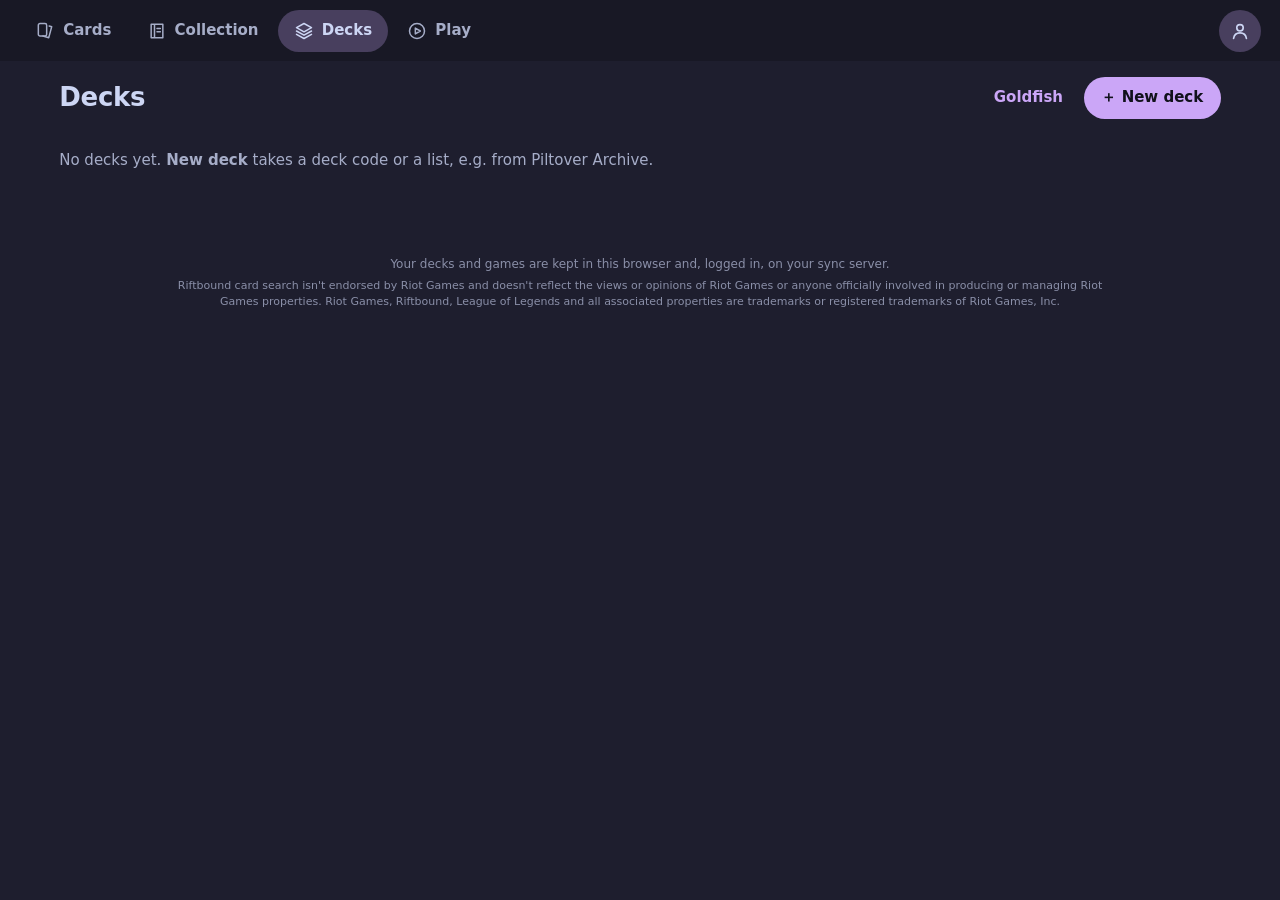
<file: web/decks.html>
<!DOCTYPE html>
<html lang="en">
<head>
<meta charset="utf-8">
<meta name="viewport" content="width=device-width, initial-scale=1, viewport-fit=cover">
<title>Riftbound decks</title>
<link rel="stylesheet" href="style.css">
<link rel="manifest" href="manifest.webmanifest">
<link rel="icon" href="icons/app-192.png">
<link rel="apple-touch-icon" href="icons/app-192.png">
<meta name="theme-color" content="#181825">
<script type="speculationrules">{"prefetch":[{"where":{"selector_matches":"nav.pages a"},"eagerness":"moderate"}]}</script>
</head>
<body data-page="decks">
<header>
  <nav class="pages" aria-label="Pages"><a href="./"><svg viewBox="0 0 24 24" aria-hidden="true"><rect x="4" y="3" width="10" height="15" rx="2"/><path d="M17 6l3 1-3.5 13-7-2"/></svg><span>Cards</span></a><a href="collection.html"><svg viewBox="0 0 24 24" aria-hidden="true"><path d="M5 4h14v16H5zM9 4v16M12 9h4M12 13h4"/></svg><span>Collection</span></a><a href="decks.html" aria-current="page"><svg viewBox="0 0 24 24" aria-hidden="true"><path d="M12 3l9 5-9 5-9-5zM3 12l9 5 9-5M3 16l9 5 9-5"/></svg><span>Decks</span></a><a href="play.html"><svg viewBox="0 0 24 24" aria-hidden="true"><circle cx="12" cy="12" r="9"/><path d="M10 8.5l6 3.5-6 3.5z"/></svg><span>Play</span></a></nav>
</header>
<main class="lib" id="lib"></main>
<footer>
  <p>Your decks and games are kept in this browser and, logged in, on your sync server.</p>
  <p class="legal">Riftbound card search isn't endorsed by Riot Games and doesn't reflect the views or opinions of Riot Games or anyone officially involved in producing or managing Riot Games properties. Riot Games, Riftbound, League of Legends and all associated properties are trademarks or registered trademarks of Riot Games, Inc.</p>
</footer>
<script src="settings.js"></script>
<script src="ui.js"></script>
<script src="cards.js"></script>
<script src="store.js"></script>
<script src="sync.js"></script>
<script src="query.js"></script>
<script src="deck.js"></script>
<script src="collection.js"></script>
<script src="library.js"></script>
<script src="match.js"></script>
<script src="cardtext.js"></script>
<script src="rulings.js"></script>
<script src="decks.js"></script>
<script src="shell.js"></script>
<script src="account.js"></script>
</body>
</html>
</file>
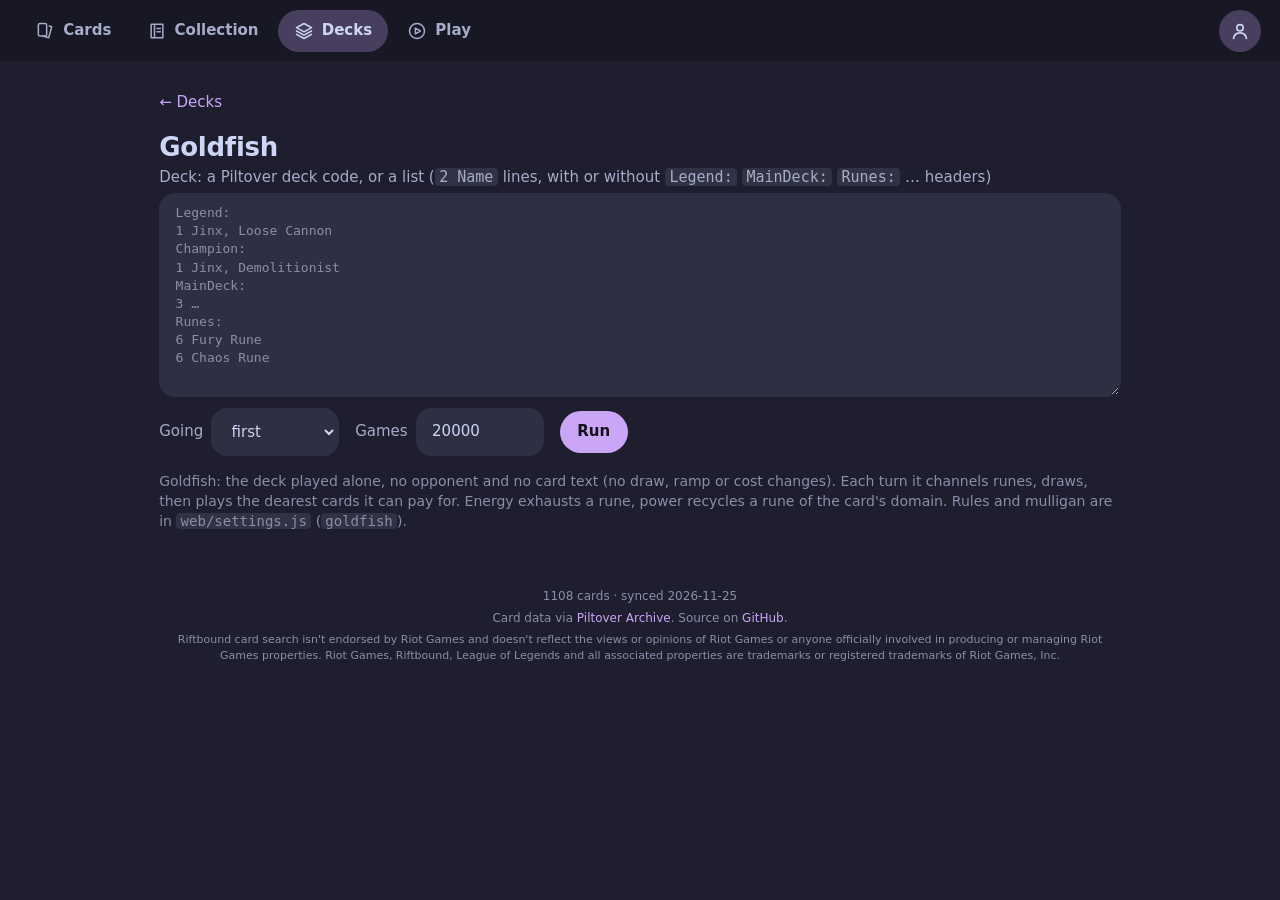
<file: web/goldfish.html>
<!DOCTYPE html>
<html lang="en">
<head>
<meta charset="utf-8">
<meta name="viewport" content="width=device-width, initial-scale=1, viewport-fit=cover">
<title>Riftbound goldfish</title>
<link rel="stylesheet" href="style.css">
<link rel="manifest" href="manifest.webmanifest">
<link rel="icon" href="icons/app-192.png">
<link rel="apple-touch-icon" href="icons/app-192.png">
<meta name="theme-color" content="#181825">
<script type="speculationrules">{"prefetch":[{"where":{"selector_matches":"nav.pages a"},"eagerness":"moderate"}]}</script>
</head>
<body data-page="goldfish">
<header>
  <nav class="pages" aria-label="Pages"><a href="./"><svg viewBox="0 0 24 24" aria-hidden="true"><rect x="4" y="3" width="10" height="15" rx="2"/><path d="M17 6l3 1-3.5 13-7-2"/></svg><span>Cards</span></a><a href="collection.html"><svg viewBox="0 0 24 24" aria-hidden="true"><path d="M5 4h14v16H5zM9 4v16M12 9h4M12 13h4"/></svg><span>Collection</span></a><a href="decks.html" aria-current="page"><svg viewBox="0 0 24 24" aria-hidden="true"><path d="M12 3l9 5-9 5-9-5zM3 12l9 5 9-5M3 16l9 5 9-5"/></svg><span>Decks</span></a><a href="play.html"><svg viewBox="0 0 24 24" aria-hidden="true"><circle cx="12" cy="12" r="9"/><path d="M10 8.5l6 3.5-6 3.5z"/></svg><span>Play</span></a></nav>
</header>
<main class="gf">
  <p><a href="decks.html">← Decks</a></p>
  <h1>Goldfish</h1>
  <form id="gf-form">
    <label for="deck">Deck: a Piltover deck code, or a list (<code>2 Name</code> lines, with or without <code>Legend:</code> <code>MainDeck:</code> <code>Runes:</code> … headers)</label>
    <textarea id="deck" rows="10" spellcheck="false" autocomplete="off" placeholder="Legend:&#10;1 Jinx, Loose Cannon&#10;Champion:&#10;1 Jinx, Demolitionist&#10;MainDeck:&#10;3 …&#10;Runes:&#10;6 Fury Rune&#10;6 Chaos Rune"></textarea>
    <div class="row">
      <label>Going <select id="order"><option value="first">first</option><option value="second">second</option></select></label>
      <label>Games <input id="games" type="number" min="1000" step="1000"></label>
      <button type="submit" class="btn filled">Run</button>
      <span id="status"></span>
    </div>
  </form>
  <ul id="problems"></ul>
  <div id="out"></div>
  <p class="note">Goldfish: the deck played alone, no opponent and no card text (no draw, ramp or cost changes). Each turn it
    channels runes, draws, then plays the dearest cards it can pay for. Energy exhausts a rune, power recycles a rune of the
    card's domain. Rules and mulligan are in <code>web/settings.js</code> (<code>goldfish</code>).</p>
</main>
<footer>
  <p id="synced"></p>
  <p>Card data via <a href="https://piltoverarchive.com">Piltover Archive</a>. Source on <a href="https://github.com/raumi-verse/riftbound">GitHub</a>.</p>
  <p class="legal">Riftbound card search isn't endorsed by Riot Games and doesn't reflect the views or opinions of Riot Games or anyone officially involved in producing or managing Riot Games properties. Riot Games, Riftbound, League of Legends and all associated properties are trademarks or registered trademarks of Riot Games, Inc.</p>
</footer>
<script src="settings.js"></script>
<script src="ui.js"></script>
<script src="cards.js"></script>
<script src="store.js"></script>
<script src="sync.js"></script>
<script src="query.js"></script>
<script src="deck.js"></script>
<script src="sim.js"></script>
<script src="goldfish.js"></script>
<script src="shell.js"></script>
<script src="account.js"></script>
</body>
</html>
</file>
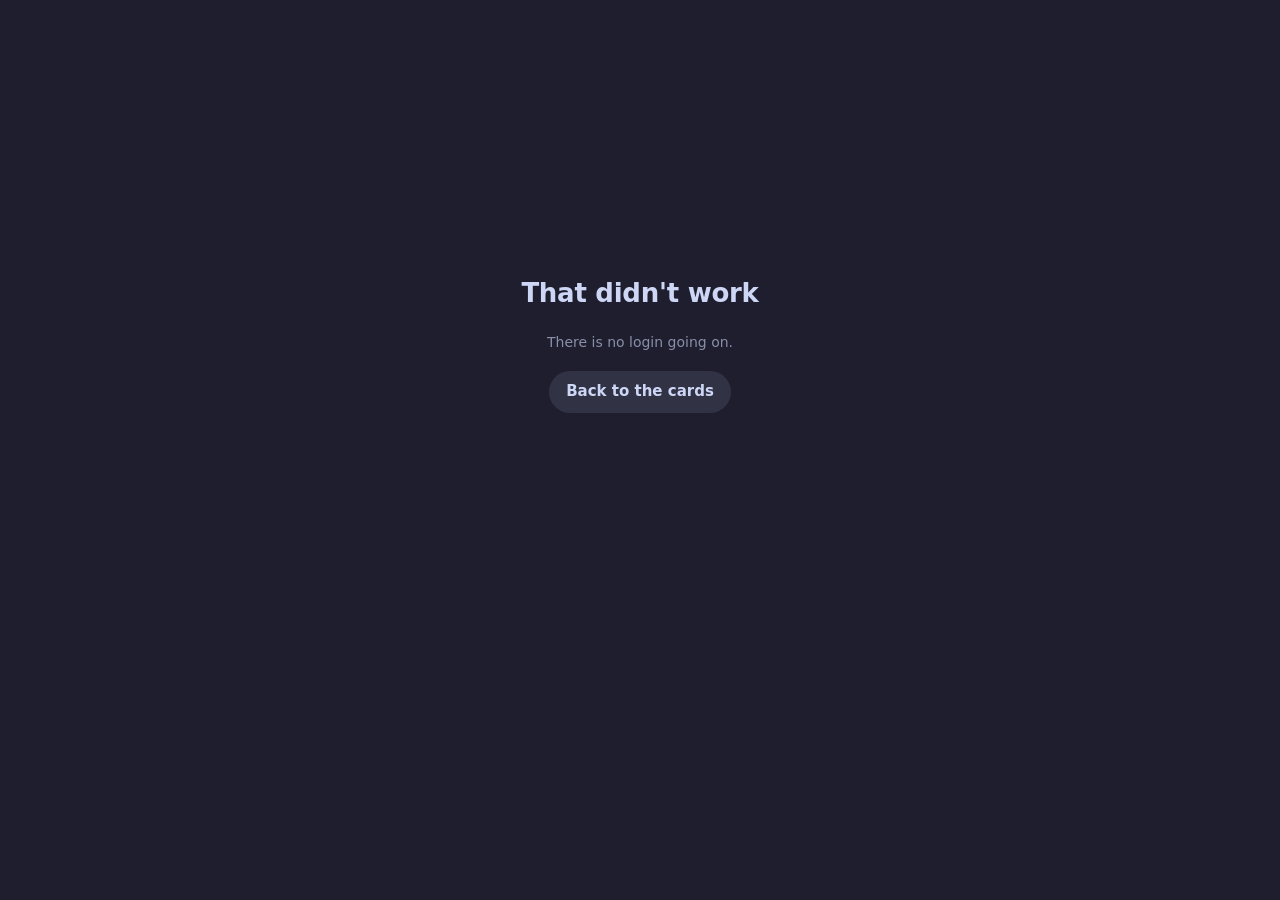
<file: web/login.html>
<!DOCTYPE html>
<html lang="en">
<head>
<meta charset="utf-8">
<meta name="viewport" content="width=device-width, initial-scale=1, viewport-fit=cover">
<title>Riftbound login</title>
<link rel="stylesheet" href="style.css">
<link rel="manifest" href="manifest.webmanifest">
<link rel="icon" href="icons/app-192.png">
<link rel="apple-touch-icon" href="icons/app-192.png">
<meta name="theme-color" content="#181825">
<meta name="referrer" content="no-referrer">
</head>
<body data-page="login">
<main class="login-page"><h1>Logging in…</h1><p class="note" role="status">One moment.</p><a class="btn tonal" href="./" hidden>Back to the cards</a></main>
<script src="settings.js"></script>
<script src="ui.js"></script>
<script src="store.js"></script>
<script src="sync.js"></script>
<script src="login.js"></script>
</body>
</html>
</file>
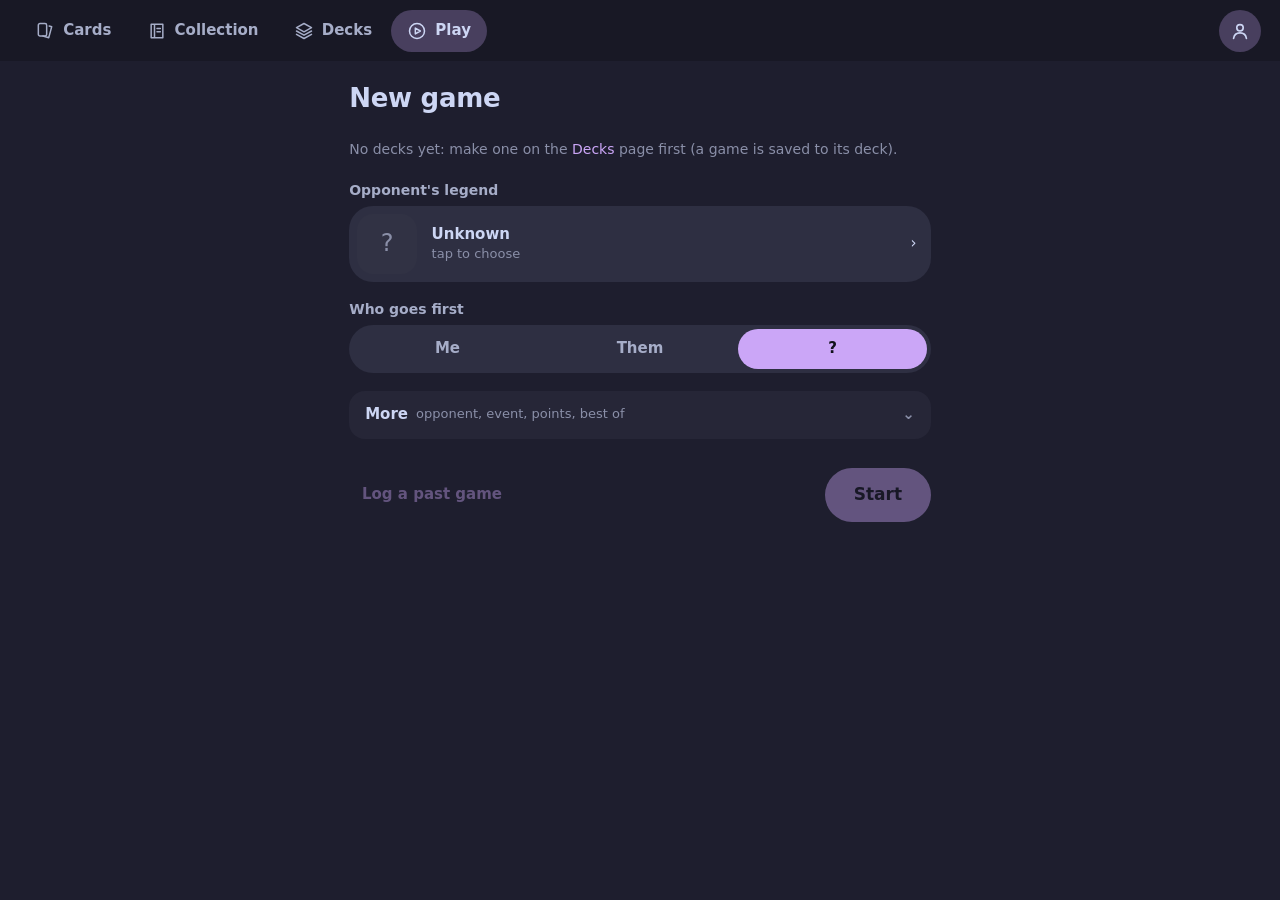
<file: web/play.html>
<!DOCTYPE html>
<html lang="en">
<head>
<meta charset="utf-8">
<meta name="viewport" content="width=device-width, initial-scale=1, viewport-fit=cover">
<title>Riftbound play</title>
<link rel="stylesheet" href="style.css">
<link rel="manifest" href="manifest.webmanifest">
<link rel="icon" href="icons/app-192.png">
<link rel="apple-touch-icon" href="icons/app-192.png">
<meta name="theme-color" content="#181825">
<script type="speculationrules">{"prefetch":[{"where":{"selector_matches":"nav.pages a"},"eagerness":"moderate"}]}</script>
</head>
<body data-page="play" class="play-page">
<header>
  <nav class="pages" aria-label="Pages"><a href="./"><svg viewBox="0 0 24 24" aria-hidden="true"><rect x="4" y="3" width="10" height="15" rx="2"/><path d="M17 6l3 1-3.5 13-7-2"/></svg><span>Cards</span></a><a href="collection.html"><svg viewBox="0 0 24 24" aria-hidden="true"><path d="M5 4h14v16H5zM9 4v16M12 9h4M12 13h4"/></svg><span>Collection</span></a><a href="decks.html"><svg viewBox="0 0 24 24" aria-hidden="true"><path d="M12 3l9 5-9 5-9-5zM3 12l9 5 9-5M3 16l9 5 9-5"/></svg><span>Decks</span></a><a href="play.html" aria-current="page"><svg viewBox="0 0 24 24" aria-hidden="true"><circle cx="12" cy="12" r="9"/><path d="M10 8.5l6 3.5-6 3.5z"/></svg><span>Play</span></a></nav>
</header>
<main id="play"></main>
<script src="settings.js"></script>
<script src="ui.js"></script>
<script src="cards.js"></script>
<script src="store.js"></script>
<script src="sync.js"></script>
<script src="query.js"></script>
<script src="deck.js"></script>
<script src="collection.js"></script>
<script src="library.js"></script>
<script src="match.js"></script>
<script src="cardtext.js"></script>
<script src="rulings.js"></script>
<script src="play.js"></script>
<script src="shell.js"></script>
<script src="account.js"></script>
</body>
</html>
</file>
<file: web/style.css>
/* Catppuccin Mocha; large rounded tonal controls, pictures up front. Tokens first, then the shared controls (ui.js),
   then each page. */
:root {
  --base: #1e1e2e; --mantle: #181825; --crust: #11111b; --surface0: #313244; --surface1: #45475a;
  --text: #cdd6f4; --subtext: #a6adc8; --overlay: #8a8fa8; --accent: #cba6f7; --red: #f38ba8;
  --fury: #e5484d; --calm: #46a758; --mind: #3e8ed0; --body: #f08c00; --chaos: #8e4ec6; --order: #e6c229;
  --raised: #262637; --raised2: #2e2f42; --tonal: color-mix(in srgb, var(--accent) 24%, var(--base));
  --c1: var(--accent); --c2: var(--accent);
  --r-s: 10px; --r-m: 16px; --r-l: 24px; --tap: 48px;
  --ease: cubic-bezier(.2, 0, 0, 1); --nav-h: 0px; --now-h: 0px;
  color-scheme: dark; accent-color: var(--accent);
}
* { box-sizing: border-box; scrollbar-color: var(--surface1) transparent; scrollbar-width: thin; }
[hidden] { display: none !important; }
body { margin: 0; background: var(--base); color: var(--text); font: 15px/1.45 system-ui, sans-serif; padding-bottom: calc(var(--nav-h) + var(--now-h)); -webkit-tap-highlight-color: transparent; }
a { color: var(--accent); text-decoration: none; }
a:hover { text-decoration: underline; }
code { background: var(--surface0); padding: 0 .3em; border-radius: 4px; }
h1 { margin: 0; font-size: 26px; font-weight: 650; letter-spacing: -.01em; }
small { color: var(--overlay); font-size: 13px; font-weight: normal; }
.note { color: var(--overlay); font-size: 14px; margin: .2rem 0; }
.err, .problems { color: var(--red); }
.problems { padding-left: 1.2rem; }
.grow { flex: 1; }
.mono { font-family: ui-monospace, monospace !important; font-size: 14px !important; }
.sr { position: absolute; width: 1px; height: 1px; overflow: hidden; clip-path: inset(50%); }
:focus-visible { outline: 2px solid var(--accent); outline-offset: 2px; }

/* ---------- moving between pages ---------- */
@media (prefers-reduced-motion: no-preference) {
  @view-transition { navigation: auto; }
  nav.pages { view-transition-name: nav; }
  #now { view-transition-name: now; }
  .deck-head .legend { view-transition-name: deck-art; }
  ::view-transition-old(root) { animation: 90ms var(--ease) both vt-out; }
  ::view-transition-new(root) { animation: 210ms 60ms var(--ease) both vt-in; }
  ::view-transition-group(*) { animation-duration: 260ms; animation-timing-function: var(--ease); }
}
@keyframes vt-out { to { opacity: 0; } }
@keyframes vt-in { from { opacity: 0; transform: translateY(12px); } }
@media (prefers-reduced-motion: reduce) { *, *::before, *::after { transition: none !important; animation: none !important; } }

/* ---------- controls ---------- */
button { font: inherit; color: inherit; }
.btn { display: inline-flex; align-items: center; justify-content: center; gap: .4rem; min-height: 42px; padding: 0 1.1rem; border: 0; border-radius: 99px; background: none; color: var(--text);
  font: inherit; font-weight: 600; white-space: nowrap; cursor: pointer; text-decoration: none !important; transition: background .15s, filter .15s, transform .1s; }
.btn:active, .icon-btn:active { transform: scale(.97); }
.btn.filled { background: var(--accent); color: var(--crust); }
.btn.tonal { background: var(--surface0); }
.btn.text { color: var(--accent); padding: 0 .8rem; }
.btn.danger { background: var(--red); color: var(--crust); }
.btn.danger-text { color: var(--red); }
.btn.big { min-height: 54px; padding: 0 1.8rem; font-size: 17px; }
.btn:hover { filter: brightness(1.12); }
.btn.text:hover { background: var(--raised2); }
.btn:disabled { opacity: .4; cursor: default; filter: none; }
.icon-btn { display: inline-flex; align-items: center; justify-content: center; width: 44px; height: 44px; flex: none; padding: 0; border: 0; border-radius: 99px; background: none; color: var(--subtext); font-size: 18px; cursor: pointer; list-style: none; }
.icon-btn::-webkit-details-marker { display: none; }
.icon-btn:hover { background: var(--raised2); color: var(--text); }
.icon-btn:disabled { opacity: .35; }

input:not([type=radio], [type=checkbox], [type=file], [type=hidden]), textarea, select { font: inherit; width: 100%; min-height: var(--tap); padding: .55rem .9rem; background: var(--raised2); color: var(--text); border: 2px solid transparent; border-radius: var(--r-m); }
input::placeholder, textarea::placeholder { color: var(--overlay); }
input:focus, textarea:focus, select:focus { outline: none; border-color: var(--accent) !important; }
textarea { resize: vertical; display: block; }
input[type=search] { border-radius: 99px; padding-inline: 1.1rem; }
.field { display: grid; gap: .35rem; min-width: 0; }
.field > span:first-child, fieldset > legend { color: var(--subtext); font-size: 14px; font-weight: 600; padding: 0; }
.fields { display: grid; grid-template-columns: minmax(0, 1fr); gap: 1.1rem; }
.row { display: flex; flex-wrap: wrap; gap: .5rem; align-items: center; }
.row.end { justify-content: flex-end; }
fieldset { border: 0; margin: 0; padding: 0; min-width: 0; }
.seg > legend { margin-bottom: .35rem; }
.seg > legend:empty, .seg > legend.sr { margin: 0; }
.seg > div { display: flex; gap: 4px; padding: 4px; background: var(--raised2); border-radius: 99px; }
.seg label { position: relative; flex: 1; cursor: pointer; }
.seg label span { display: flex; align-items: center; justify-content: center; min-height: 40px; padding: 0 .9rem; border-radius: 99px; color: var(--subtext); font-weight: 600; white-space: nowrap; transition: background .15s, color .15s; }
.seg label:hover span { color: var(--text); }
.seg input { position: absolute; opacity: 0; pointer-events: none; }
.seg input:checked + span { background: var(--accent); color: var(--crust); }
.seg input:focus-visible + span { outline: 2px solid var(--text); outline-offset: 1px; }
.seg input[name=result][value=win]:checked + span { background: var(--calm); }
.seg input[name=result][value=loss]:checked + span { background: var(--red); }
.stepper { display: inline-flex; align-items: center; background: var(--raised2); border-radius: 99px; padding: 3px; }
.stepper button { width: 42px; height: 42px; border: 0; border-radius: 99px; background: var(--surface0); font-size: 20px; cursor: pointer; touch-action: manipulation; }
.stepper button:hover { background: var(--surface1); }
.stepper button:active { background: var(--accent); color: var(--crust); }
.stepper input { width: 3rem !important; min-height: 42px !important; padding: 0 !important; background: none !important; text-align: center; font-weight: 650 !important; font-size: 18px !important; appearance: textfield; -moz-appearance: textfield; }
.stepper input::-webkit-inner-spin-button { appearance: none; }
.chips { display: flex; flex-wrap: wrap; gap: .4rem; align-items: center; }
.chip-btn { min-height: 38px; padding: 0 .9rem; border: 0; border-radius: 12px; background: var(--raised2); color: var(--subtext); cursor: pointer; }
.chip-btn:hover { color: var(--text); }
.chip-btn[aria-pressed="true"] { background: var(--tonal); color: var(--text); }
.chip-btn[aria-pressed="true"]::before { content: "✓ "; color: var(--accent); }
.field + .chips { margin-top: .4rem; }
.tag-new { width: 8rem !important; min-height: 38px !important; padding: 0 .8rem !important; border-radius: 12px !important; }
.chip { font-size: 12px; padding: .1rem .5rem; border-radius: 99px; background: var(--surface0); color: var(--subtext); }
.chip.dir { background: var(--tonal); color: var(--text); }
.chip.err { background: color-mix(in srgb, var(--red) 35%, var(--surface0)); color: var(--text); }
.art { display: block; flex: none; background: linear-gradient(135deg, var(--c1), var(--c2)) center 18% / cover no-repeat; }
.list-row { display: flex; align-items: center; gap: .9rem; width: 100%; min-height: 64px; padding: .5rem .8rem; border: 0; border-radius: var(--r-m); background: none; text-align: left; cursor: pointer; }
.list-row:hover { background: var(--raised2); }
.list-row .lead { display: grid; place-items: center; width: 48px; height: 48px; flex: none; border-radius: var(--r-m); background: var(--tonal); font-size: 20px; }
.list-row span > b, .list-row span > small { display: block; }
.list-row .txt { flex: 1; min-width: 0; }
.more-fields { border-radius: var(--r-m); background: var(--raised); }
.more-fields > summary { display: flex; gap: .5rem; align-items: center; min-height: var(--tap); padding: 0 1rem; cursor: pointer; font-weight: 600; list-style: none; }
.more-fields > summary::after { content: "⌄"; margin-left: auto; color: var(--overlay); transition: transform .2s; }
.more-fields[open] > summary::after { transform: rotate(180deg); }
.more-fields > :not(summary) { padding: .3rem 1rem 1rem; }
.more-fields pre { white-space: pre-wrap; font-size: 13px; color: var(--subtext); margin: 0; }
.empty { color: var(--subtext); padding: 2rem; text-align: center; }

/* ---------- sheets and toasts ---------- */
dialog { border: 0; border-radius: var(--r-l); background: var(--mantle); color: var(--text); padding: 1.2rem; width: min(980px, 95vw); max-height: 92dvh; box-shadow: 0 20px 60px #000a; }
dialog[open] { display: flex; gap: 1.2rem; }
dialog::backdrop { background: #000a; }
dialog h2 { margin: 0 0 .3rem; }
dialog.sheet { width: min(480px, 95vw); padding: 0; overflow: hidden; }
dialog.sheet.wide { width: min(680px, 95vw); }
dialog.sheet.tall { height: min(800px, 92dvh); }
dialog.sheet[open] { flex-direction: column; gap: 0; }
.sheet-head { display: flex; align-items: center; justify-content: space-between; padding: .8rem .8rem .3rem 1.4rem; }
.sheet-head h2 { margin: 0; font-size: 20px; }
.sheet-body { overflow-y: auto; padding: .5rem 1.4rem 1.4rem; min-height: 0; }
.sheet-body > form, .sheet-body > .stack { display: grid; grid-template-columns: minmax(0, 1fr); gap: 1.1rem; }
.add-sheet .sheet-body { padding-inline: .6rem; }
.row.sticky { position: sticky; bottom: 0; z-index: 2; padding: .7rem 0; background: linear-gradient(transparent, var(--mantle) 25%); }
.sheet .row.sticky { bottom: -1.4rem; margin-bottom: -1.4rem; padding-bottom: 1.2rem; }
.sheet-head h2:focus { outline: none; }
.cheat td { padding: .3rem .6rem .3rem 0; vertical-align: top; }
#toast { position: fixed; z-index: 30; left: 50%; bottom: calc(var(--nav-h) + var(--now-h) + 1rem); translate: -50% 0; display: flex; gap: 1rem; align-items: center; width: max-content; max-width: 92vw; padding: .8rem 1.2rem; border-radius: var(--r-m); background: var(--text); color: var(--crust); box-shadow: 0 8px 30px #000a; animation: rise .25s var(--ease); }
#toast button { border: 0; background: none; font-weight: 700; color: #6c3bb8; cursor: pointer; padding: .2rem .4rem; }
@keyframes rise { from { opacity: 0; transform: translateY(20px); } }
dialog[open] { animation: pop .22s var(--ease); }
@keyframes pop { from { opacity: 0; transform: translateY(16px) scale(.98); } }

/* ---------- header, navigation, the bar of the running game ---------- */
header { position: sticky; top: 0; z-index: 5; display: flex; gap: .6rem; align-items: center; padding: .6rem 1.2rem; background: var(--mantle); }
header h1 { font-size: 22px; }
nav.pages { display: flex; gap: .2rem; }
nav.pages a { display: flex; align-items: center; gap: .5rem; min-height: 42px; padding: 0 1rem; border-radius: 99px; color: var(--subtext); font-weight: 600; white-space: nowrap; }
nav.pages a:hover { color: var(--text); background: var(--raised); text-decoration: none; }
nav.pages a[aria-current] { color: var(--text); background: var(--tonal); }
nav.pages svg { width: 20px; height: 20px; fill: none; stroke: currentColor; stroke-width: 1.8; stroke-linejoin: round; stroke-linecap: round; }
#account { margin-left: auto; position: relative; display: inline-grid; place-items: center; width: 42px; height: 42px; flex: none; border: 0; border-radius: 99px; background: var(--tonal); font-weight: 700; cursor: pointer; }
#account .dot { position: absolute; right: 0; bottom: 0; width: 13px; height: 13px; border: 3px solid var(--mantle); }
#account svg { width: 22px; height: 22px; fill: none; stroke: currentColor; stroke-width: 1.8; stroke-linecap: round; }
.dot { display: inline-block; width: .6rem; height: .6rem; border-radius: 50%; background: var(--overlay); flex: none; }
[data-status="local"] .dot { display: none; }
[data-status="idle"] .dot, .dot[data-status="idle"] { background: var(--calm); }
[data-status="syncing"] .dot, .dot[data-status="syncing"] { background: var(--mind); }
[data-status="offline"] .dot, .dot[data-status="offline"] { background: var(--order); }
[data-status="error"] .dot, .dot[data-status="error"] { background: var(--red); }
.acct code.tok { word-break: break-all; padding: .5rem .7rem; user-select: all; }
.acct h3 { margin: 1.4rem 0 .2rem; font-size: 16px; }
.acct .token { display: flex; align-items: center; gap: .6rem; }
.acct .token > span { flex: 1; min-width: 0; }
.acct .token b, .acct .token small { display: block; }
.acct .new input { flex: 1; width: auto; min-width: 8rem; }
body[data-now] { --now-h: 76px; }
#now { position: fixed; z-index: 6; right: 1rem; bottom: calc(var(--nav-h) + .6rem); display: flex; align-items: center; gap: .8rem; width: min(400px, calc(100vw - 1.2rem)); padding: .5rem .9rem .5rem .5rem; border-radius: var(--r-l); color: var(--text); text-decoration: none; box-shadow: 0 8px 30px #000a;
  background: linear-gradient(100deg, color-mix(in srgb, var(--c1) 38%, var(--mantle)), color-mix(in srgb, var(--c2) 30%, var(--mantle))); }
#now .art { width: 48px; height: 48px; border-radius: var(--r-m); background-size: 170%; }
#now .txt { flex: 1; min-width: 0; }
#now .txt b, #now .txt small { display: block; white-space: nowrap; overflow: hidden; text-overflow: ellipsis; }
#now .txt small { color: var(--text); opacity: .75; }
#now .score { font-size: 22px; font-weight: 700; font-variant-numeric: tabular-nums; }
#now .go { display: grid; place-items: center; width: 40px; height: 40px; border-radius: 99px; background: var(--text); color: var(--crust); padding-left: 2px; }

/* ---------- cards ---------- */
main { padding: 0 1.2rem 2rem; }
section > h2 { margin: 1.2rem 0 .6rem; font-size: 19px; }
section > h2 small { margin-left: .3rem; }
.role-row h3 { margin: .5rem 0 .3rem; font-size: 13px; color: var(--overlay); font-weight: 600; }
.grid { display: grid; grid-template-columns: repeat(auto-fill, minmax(var(--w), 1fr)); gap: .6rem; align-items: start; }
.card { position: relative; padding: 0; border: 0; background: none; cursor: pointer; border-radius: 4.5% / 3.3%; overflow: hidden; }
.card img { display: block; width: 100%; aspect-ratio: 744 / 1039; object-fit: contain; }
/* battlefields: the picture is the card on its side, turned upright in a landscape box (the img's height = the box's width) */
.card.land { grid-column: span 2; border-radius: 3.3% / 4.5%; }
.card.land, dialog .same button.land, .rot { aspect-ratio: 1039 / 744; position: relative; overflow: hidden; }
.card.land img, dialog .same button.land img, dialog .big .rot img { position: absolute; left: 50%; top: 50%; width: 71.6%; max-width: none; max-height: none; margin: 0; aspect-ratio: 744 / 1039; transform: translate(-50%, -50%) rotate(90deg); }
.card.land .noimg { position: absolute; inset: 0; aspect-ratio: auto; }
.rot { display: block; border-radius: 12px; }
.card:hover { outline: 2px solid var(--accent); }
.noimg { display: flex; align-items: center; justify-content: center; aspect-ratio: 744 / 1039; background: var(--surface0); color: var(--text); padding: 1rem; }
.nprint { position: absolute; right: 6px; bottom: 6px; font-size: 11px; background: #000b; color: #fff; padding: 0 .4em; border-radius: 99px; }

.list { width: 100%; border-collapse: collapse; table-layout: fixed; }
/* fixed widths so the tables of one page line up */
.list th:nth-child(1) { width: 14rem; } .list th:nth-child(2) { width: 7rem; } .list th:nth-child(3) { width: 8.5rem; }
.list th:nth-child(4) { width: 4rem; } .list th:nth-child(n+5):nth-child(-n+7) { width: 2.4rem; text-align: right; }
.list th:nth-child(7) { width: 4.2rem; } .list th:nth-child(8) { width: 6.5rem; } .list th:nth-child(9) { width: 5rem; }
.list td.meta { display: none; }
.list th { text-align: left; font-weight: 600; color: var(--subtext); padding: .3rem .5rem; border-bottom: 1px solid var(--surface1); cursor: pointer; user-select: none; white-space: nowrap; }
.list th:not([data-sort]) { cursor: default; }
.list th[data-sort]:hover { color: var(--accent); }
.list td { padding: .3rem .5rem; border-bottom: 1px solid var(--surface0); vertical-align: top; }
.list tr:hover td { background: var(--mantle); cursor: pointer; }
.list .nm { font-weight: 600; }
.list td:nth-child(3), .list td:nth-child(8) { white-space: nowrap; overflow: hidden; text-overflow: ellipsis; }
.list .n { text-align: right; font-variant-numeric: tabular-nums; white-space: nowrap; }
.list .tx { color: var(--subtext); font-size: 13px; }
.list small { color: var(--overlay); }
.role { font-size: 10px; background: var(--surface0); border-radius: 3px; padding: 0 .3em; }

/* the game's symbols (web/icons/) */
.ic { display: inline-block; height: 1.15em; width: auto; vertical-align: -.22em; margin: 0 .05em; }
.ic.ty, .ic.ra { height: 1.05em; }
.kwb { height: 1.25em; vertical-align: -.28em; }
.kwn { font-weight: 700; margin: 0 .15em 0 .2em; }
.kw { color: var(--text); font-weight: 600; }

.have { position: absolute; left: 6px; bottom: 6px; font-size: 12px; font-weight: 700; background: var(--accent); color: var(--crust); padding: 0 .5em; border-radius: 99px; }
.own { display: inline-flex; align-items: center; background: #000d; color: #fff; border-radius: 99px; font-size: 15px; user-select: none; touch-action: manipulation; }
.own [data-d] { width: 2.4rem; height: 2.4rem; display: inline-flex; align-items: center; justify-content: center; cursor: pointer; border-radius: 99px; font-size: 18px; }
.own [data-d]:hover, .own [data-d]:active { background: var(--accent); color: var(--crust); }
.own b { min-width: 1.3rem; text-align: center; font-variant-numeric: tabular-nums; }
.own.none b { color: #aaa; }
.card .own { position: absolute; left: 50%; bottom: 4%; transform: translateX(-50%); }
.card.unowned img { opacity: .4; filter: grayscale(.6); transition: opacity .2s, filter .2s; }
.card.unowned:hover img { opacity: .8; }
dialog .prw { display: grid; gap: .4rem; padding-bottom: .5rem; }
.versions { display: grid; grid-template-columns: repeat(auto-fill, minmax(190px, 1fr)); gap: .3rem .8rem; }
ol.versions { display: block; }
.ver { display: flex; align-items: center; justify-content: space-between; gap: .4rem; color: var(--subtext); padding-left: .5rem; }
.own .vers:empty { display: none; }
.own .vers { font-size: 11px; white-space: nowrap; padding-right: .2rem; }
.as { display: flex; align-items: center; gap: .6rem; padding: .7rem 0 0; color: var(--subtext); font-weight: 600; }
.as > span { white-space: nowrap; }
.as select { flex: 0 1 14rem; width: auto; border-radius: 99px; }
.scan .as { padding: .5rem .7rem 0; }
.chip-check { position: relative; cursor: pointer; }
.chip-check input { position: absolute; opacity: 0; }
.chip-check span { white-space: nowrap; display: flex; align-items: center; min-height: 46px; padding: 0 1.1rem; border-radius: 99px; background: var(--raised2); color: var(--subtext); }
.chip-check input:checked + span { background: var(--accent); color: var(--crust); }
.chip-check input:focus-visible + span { outline: 2px solid var(--text); }
dialog .prw .pr { flex: 1; }
dialog .prw .own { background: var(--surface0); color: var(--text); }

.kwt { position: relative; display: inline-block; outline: none; }
.kwt .tip { display: none; position: absolute; left: 0; top: calc(100% + 4px); z-index: 10; width: max-content; max-width: 20rem;
  padding: .4rem .6rem; background: var(--crust); color: var(--text); border: 1px solid var(--surface1); border-radius: 6px;
  box-shadow: 0 6px 20px #0009; font-size: 13px; line-height: 1.45; font-style: normal; font-weight: normal; white-space: normal; }
.kwt:hover .tip, .kwt:focus .tip { display: block; }

dialog .big { flex: 0 0 min(380px, 45%); }
dialog .big img { width: 100%; border-radius: 12px; }
dialog .big.land { flex-basis: min(520px, 55%); }
dialog .info { flex: 1; overflow: auto; }
dialog h2 { margin: 0 0 .3rem; }
dialog .step { float: right; display: flex; align-items: center; gap: .3rem; color: var(--overlay); font-size: 12px; }
dialog .step button { font: inherit; font-size: 18px; line-height: 1; width: 2rem; height: 2rem; background: var(--surface0); color: var(--text); border: 0; border-radius: 99px; cursor: pointer; }
dialog .step button:hover { color: var(--accent); }
dialog .same { display: flex; flex-wrap: wrap; gap: .35rem; margin-bottom: .6rem; }
dialog .same button { padding: 0; border: 1px solid transparent; background: none; border-radius: 5px; overflow: hidden; cursor: pointer; width: 70px; color: var(--text); font-size: 11px; }
dialog .same button.land { width: 98px; }
dialog .same button:hover { border-color: var(--accent); }
dialog .same img { display: block; width: 100%; }
dialog .line { color: var(--subtext); margin: 0 0 .8rem; }
dialog .tx { font-size: 15px; line-height: 1.55; }
dialog .banned { color: var(--red); font-weight: 600; margin: -.4rem 0 .8rem; }
dialog .flav { font-style: italic; color: var(--overlay); }
dialog .prints { display: flex; flex-direction: column; gap: .3rem; }
.pr { text-align: left; font: inherit; background: var(--surface0); color: var(--text); border: 1px solid transparent; border-radius: 6px; padding: .3rem .6rem; cursor: pointer; }
.pr small { display: block; color: var(--overlay); }
.pr.on { border-color: var(--accent); }

/* scanning (scan.js) */
dialog.scan { width: min(720px, 100vw); max-width: 100vw; height: min(100dvh, 980px); max-height: 100dvh; padding: 0; overflow: hidden; }
dialog.scan[open] { display: flex; flex-direction: column; gap: 0; }
.scan .cam { position: relative; flex: 0 0 58%; background: #000; overflow: hidden; }
.scan video { width: 100%; height: 100%; object-fit: cover; display: block; }
.scan .guide { position: absolute; left: 50%; top: 50%; height: 86%; aspect-ratio: 744 / 1039; transform: translate(-50%, -50%);
  border: 2px solid #fffc; border-radius: 4.5% / 3.3%; box-shadow: 0 0 0 100vmax #0007; }
.scan .guide .line { position: absolute; left: 3%; width: 42%; top: 92.5%; height: 6%; border: 1px dashed var(--accent); border-radius: 3px; }
.scan .hint { position: absolute; left: 0; right: 0; bottom: 0; margin: 0; padding: .4rem .8rem; background: #000a; color: #fff; text-align: center; font-size: 14px; }
.scan .tools { position: absolute; top: .5rem; right: .5rem; display: flex; gap: .4rem; }
.scan .tools [hidden] { display: none; }
.scan .tools button, .scan .tools label { font: inherit; font-size: 18px; width: 2.6rem; height: 2.6rem; display: inline-flex; align-items: center; justify-content: center; background: #000a; color: #fff; border: 0; border-radius: 99px; cursor: pointer; }
.scan form.manual, .scan .row { display: flex; gap: .5rem; padding: .5rem .7rem 0; align-items: center; }
.scan form.manual input { flex: 1; min-width: 0; font: 14px ui-monospace, monospace; padding: .45rem .6rem;  }
.scan .row .count { flex: 1; }
.scan .tally { list-style: none; margin: .5rem 0 0; padding: 0 .7rem .7rem; overflow-y: auto; flex: 1; }
.scan .tally li { display: flex; gap: .6rem; align-items: center; padding: .35rem 0; border-bottom: 1px solid var(--surface0); }
.scan .tally li.unsure { background: color-mix(in srgb, var(--order) 10%, transparent); }
.scan .tally img { height: 3.2rem; border-radius: 3px; }
.scan .tally .nm { flex: 1; display: grid; gap: .1rem; min-width: 0; }
.scan .tally select { font: inherit; font-size: 12px; background: var(--surface0); color: var(--text); border: 0; border-radius: 4px; max-width: 100%; }
.scan .pile { position: absolute; left: .6rem; top: .6rem; margin: 0; padding: .5rem 1rem; border-radius: 99px; background: #000d; color: #fff; font-size: 20px; }
.scan .pile.spare { background: var(--order); color: var(--crust); }
.scan .pile-head { font-size: 17px; border: 0 !important; padding-top: .9rem !important; }
.scan .tally .pile-head img, .scan .pile img { height: 1.2em; }
.scan .row { flex-wrap: wrap; row-gap: 0; }
.fix-list { list-style: none; margin: 1rem 0 0; padding: 0; display: grid; gap: .8rem; }
.fix-list li { display: flex; gap: 1rem; align-items: center; }
.fix-list img { width: 84px; border-radius: 8px; }
.fix-list b, .fix-list small { display: block; }
.scan .undo-last { position: absolute; left: .6rem; bottom: 2.6rem; min-height: 46px; padding: 0 1.2rem; border: 0; border-radius: 99px; background: var(--text); color: var(--crust); font-weight: 600; cursor: pointer; }
.scan .views { display: none; gap: .4rem; align-items: center; padding: .6rem .7rem .2rem; flex-wrap: wrap; }
.scan.checking .views { display: flex; }
.scan.checking .cam, .scan.checking form, .scan.checking .check { display: none; }
.scan.checking .views { order: -2; }
.scan.checking .tally { order: -1; }
.scan.checking .row { padding-bottom: calc(.7rem + env(safe-area-inset-bottom)); background: var(--mantle); }
.scan .look { padding: 0; border: 0; background: none; cursor: pointer; flex: none; border-radius: 4px; }
.scan.checking .tally .look img { height: 6rem; }
.scan .vers-btns { display: flex; gap: .25rem; flex: none; flex-wrap: wrap; justify-content: flex-end; max-width: 9.5rem; }
.scan .vers-btns button { min-width: 42px; height: 42px; padding: 0 .4rem; border: 0; border-radius: 12px; background: var(--raised2); color: var(--overlay); font-weight: 650; cursor: pointer; }
.scan .vers-btns [aria-pressed="true"] { background: var(--accent); color: var(--crust); }
.scan .vers-btns .fixed { opacity: .6; }
.scan .ok { color: var(--calm); }
.scan .tally .rest, .scan .tally .empty { justify-content: center; border: 0; }
.compare { display: grid; grid-template-columns: repeat(auto-fit, minmax(130px, 1fr)); gap: .8rem; }
.compare figure { margin: 0; text-align: center; color: var(--subtext); }
.compare img { width: 100%; border-radius: 10px; }
@media (max-width: 560px) {
  .scan .tally li[data-k] { display: grid; grid-template: "look nm ok drop" auto "look vers vers vers" auto / auto 1fr auto auto; gap: .15rem .6rem; }
  .scan .look { grid-area: look; } .scan .nm { grid-area: nm; } .scan .ok { grid-area: ok; } .scan .drop { grid-area: drop; }
  .scan .vers-btns { grid-area: vers; justify-content: flex-start; max-width: none; }
  .scan .vers-btns button { height: 38px; }
  .scan.checking .tally .look img { height: 5.4rem; }
  .scan .views { gap: .25rem; } .scan .views .chip-btn, .scan .views .btn { padding: 0 .6rem; min-height: 42px; font-size: 14px; }
}
.scan .tally .sel { display: flex; gap: .3rem; align-items: center; flex-wrap: wrap; }
.scan .tally .nm { overflow: hidden; }
.scan .tally select { max-width: 9rem !important; width: auto; min-height: 34px; padding: 0 .4rem; }
.scan .tally small { color: var(--overlay); }
.scan .tally .warn { color: var(--order); }
.scan .tally .own { background: var(--surface0); color: var(--text); }

.errata-b { display: inline-block; font: 600 11px/1.5 system-ui, sans-serif; padding: 0 .55em; border: 0; border-radius: 99px; background: var(--order); color: #111; white-space: nowrap; }
button.errata-b { cursor: pointer; min-height: 24px; }
.errata-b.ruled { background: var(--tonal); color: var(--text); }
.card .errata-b { position: absolute; right: 6px; top: 6px; }
.errata-line { color: var(--subtext); font-size: 14px; margin: 0 0 .7rem; }
.rulings { margin: 1rem 0; }
.rulings h3 { margin: 0 0 .4rem; }
.ruling-list { list-style: none; margin: 0 0 .7rem; padding: 0; display: grid; gap: .5rem; }
.ruling-list li { background: var(--raised); border-radius: var(--r-m); padding: .7rem 1rem; position: relative; }
.ruling-list p { margin: 0 4rem .2rem 0; overflow-wrap: anywhere; }
.ruling-list .btn { position: absolute; right: .3rem; top: .2rem; }
.rulings .row { gap: .4rem 1rem; }
.site-list p { margin: 0; }
.site-list .site-text { margin: .4rem 0; overflow-wrap: anywhere; }
.site-list .row { justify-content: space-between; }
.site-list .btn { position: static; }
.site-list .outdated { opacity: .6; }
.card-link { border: 0; padding: 0; background: none; color: var(--accent); cursor: pointer; text-align: left; }
.rule-card { display: grid; grid-template-columns: minmax(90px, 30%) 1fr; gap: 1rem; align-items: start; }
.rule-card > img { width: 100%; border-radius: 8px; }
.found h3 { margin: 1rem 0 .2rem; font-size: 14px; color: var(--overlay); }
.found .art { width: 48px; height: 48px; border-radius: 12px; background-size: 170%; }
.note-bar { display: flex; flex-wrap: wrap; align-items: center; gap: .3rem .6rem; padding: .6rem 1rem; margin-bottom: .8rem; border-radius: var(--r-m); background: var(--tonal); }
.note-bar span { flex: 1 1 14rem; }

/* ---------- search (index.html) ---------- */
#q { flex: 1; width: auto; min-width: 0; font-family: ui-monospace, monospace; }
#count { color: var(--subtext); white-space: nowrap; min-width: 6em; text-align: right; }
.more { position: relative; }
.more .menu { position: absolute; right: 0; top: 3rem; z-index: 7; display: grid; min-width: 14rem; background: var(--raised); border-radius: var(--r-m); padding: .4rem; box-shadow: 0 8px 30px #000a; }
.more .menu button { min-height: 44px; padding: 0 .9rem; border: 0; border-radius: var(--r-s); background: none; text-align: left; white-space: nowrap; cursor: pointer; }
.more .menu button:hover { background: var(--surface0); }
.more hr { width: 100%; border: 0; border-top: 1px solid var(--surface0); margin: .3rem 0; }
#suggest { position: absolute; z-index: 6; margin: 0; padding: .4rem; list-style: none; max-width: 90vw; background: var(--raised); border-radius: var(--r-m); box-shadow: 0 8px 30px #000a; font-family: ui-monospace, monospace; }
#suggest li { padding: .45rem .8rem; border-radius: var(--r-s); cursor: pointer; white-space: nowrap; }
#suggest li small { font-family: system-ui, sans-serif; margin-left: .6em; }
#suggest li.on, #suggest li:hover { background: var(--surface0); color: var(--accent); }
#chips { display: flex; flex-wrap: wrap; gap: .3rem; align-items: center; color: var(--overlay); padding: .5rem 1.2rem; min-height: 1.9rem; }
#chips .op { color: var(--accent); font-size: 12px; font-weight: 600; }
.stats { margin-left: auto; font-size: 12px; color: var(--overlay); }
#filters { display: flex; flex-wrap: wrap; gap: .5rem 1rem; align-items: center; padding: .2rem 1.2rem .7rem; background: var(--mantle); }
body[data-nofilters] #filters { display: none; }
.fg { display: flex; flex-wrap: wrap; gap: .25rem; align-items: center; }
.tg { display: inline-flex; align-items: center; justify-content: center; min-width: 2.5rem; height: 2.5rem; padding: 0 .4rem; background: var(--raised2); border: 2px solid transparent; border-radius: 12px; cursor: pointer; }
.tg .ic { height: 1.45rem; margin: 0; filter: grayscale(1); opacity: .7; transition: filter .1s, opacity .1s; }
.tg:hover .ic { opacity: .9; filter: none; }
.tg.on { border-color: var(--accent); background: var(--tonal); }
.tg.on .ic { filter: none; opacity: 1; }
.en-b { display: inline-flex; align-items: center; font-weight: 700; font-size: 13px; }
.tg[data-f=energy] .ic { height: 1.3rem; }
#filters select { width: auto; min-height: 2.5rem; font-size: 14px; padding: 0 .6rem; border-radius: 12px; max-width: 14rem; }
#filters .clear { height: 2.5rem; background: none; color: var(--overlay); border: 0; cursor: pointer; padding: 0 .7rem; }
#filters .clear:hover { color: var(--red); }

/* ---------- collection (collection.html) ---------- */
.coll { max-width: 1500px; margin: 0 auto; }
body[data-page=collection] #account { margin-left: 0; }
#add { margin-left: auto; }
#file { margin-left: auto; }
#file:not([hidden]) + #add { margin-left: 0; }
.file-list { list-style: none; margin: 0 -.6rem; padding: 0; }
.file-list .pile-head { padding: .9rem .6rem .2rem; font-size: 17px; }
.file-list .pile-head img { height: 1.2em; vertical-align: -.2em; }
.file-list img { height: 60px; border-radius: 4px; }
.file-list .pile-head img { border-radius: 0; }
.file-list .tick { color: transparent; font-size: 22px; }
.file-list .list-row { user-select: none; -webkit-user-select: none; -webkit-touch-callout: none; touch-action: pan-y; }
.file-list .list-row img { pointer-events: none; }
.file-list .pile-head { display: flex; flex-wrap: wrap; align-items: center; gap: 0 .35rem; }
.file-list .pile-head .every { margin-left: auto; }
.file-list .take-out, .file-list .guess { color: var(--order); }
.all-row { margin-top: 1rem; }
.event { display: flex; align-items: center; gap: .9rem; min-height: 60px; padding: .4rem .6rem; }
.event .txt { flex: 1; min-width: 0; }
.event b, .event small { display: block; }
.event b { font-weight: 600; overflow-wrap: anywhere; }
.timeline .undone b { text-decoration: line-through; color: var(--overlay); }
.timeline .in-run { margin-left: 1.2rem; }
.file-list [aria-pressed="true"] { opacity: .5; }
.file-list [aria-pressed="true"] .tick { color: var(--calm); }
.place { color: var(--subtext); }
.edit-vers { display: grid; gap: .5rem; }
.edit-vers > div { display: flex; align-items: center; justify-content: space-between; }
.keep { display: inline-block; }
.prints { margin-top: .6rem; }
.totals-row { display: flex; flex-wrap: wrap; align-items: center; gap: 0 1.8rem; }
.totals { display: flex; flex-wrap: wrap; gap: .3rem 1.8rem; padding: 1rem 0 .8rem; color: var(--subtext); }
.totals b { font-size: 26px; color: var(--text); margin-right: .2rem; font-variant-numeric: tabular-nums; }
.sets { display: flex; gap: .6rem; overflow-x: auto; padding: 4px 4px .8rem; margin: 0 -4px; scroll-snap-type: x proximity; }
.set-tile { flex: 0 0 170px; display: grid; gap: .15rem; align-content: space-between; padding: .9rem 1rem; border: 0; border-radius: var(--r-m); background: var(--raised); text-align: left; cursor: pointer; scroll-snap-align: start; }
.set-tile:hover { background: var(--raised2); }
.set-tile[aria-pressed="true"] { background: var(--tonal); }
.bar, .progress { display: block; height: 6px; border-radius: 99px; background: var(--surface0); overflow: hidden; }
.bar { margin-top: .4rem; }
.bar i, .progress i { display: block; height: 100%; border-radius: 99px; background: var(--accent); transition: width .3s var(--ease); }
.binder-bar { display: flex; flex-wrap: wrap; gap: .6rem; align-items: center; }
.binder-bar #name { flex: 1 1 16rem; width: auto; }
#show-form { flex: 0 1 24rem; }
.entry-out { min-height: 7rem; margin-top: 1rem; }
.entered { display: flex; gap: 1rem; align-items: center; animation: rise .2s var(--ease); }
.entered img { height: 7rem; border-radius: 8px; }
.entered > span { flex: 1; display: grid; gap: .1rem; }
.entered .now b { font-size: 20px; }

/* ---------- decks (decks.html) and game sheets ---------- */
.lib { max-width: 1200px; margin: 0 auto; padding-top: 1rem; }
.lib h2 { margin: 1.8rem 0 .6rem; font-size: 19px; display: flex; gap: .6rem; align-items: center; flex-wrap: wrap; }
.lib h2 .btn { font-size: 15px; }
.lib h3 { margin: 1rem 0 .3rem; font-size: 14px; color: var(--overlay); }
.lib .head { display: flex; gap: .5rem; align-items: center; }
.decks { display: grid; grid-template-columns: repeat(auto-fill, minmax(290px, 1fr)); gap: .8rem; }
.deck-tile { position: relative; display: flex; gap: 1rem; align-items: center; padding: .7rem; border-radius: var(--r-l); color: var(--text); text-decoration: none !important; transition: filter .15s;
  background: linear-gradient(110deg, color-mix(in srgb, var(--c1) 20%, var(--raised)), color-mix(in srgb, var(--c2) 10%, var(--raised))); }
.deck-tile:hover { filter: brightness(1.15); }
.deck-tile .art { width: 92px; height: 92px; border-radius: var(--r-m); background-size: 160%; }
.deck-tile .body { display: grid; gap: .1rem; min-width: 0; flex: 1; }
.deck-tile .body > b { font-size: 17px; white-space: nowrap; overflow: hidden; text-overflow: ellipsis; padding-right: 2rem; }
.deck-tile .pin { position: absolute; top: .2rem; right: .3rem; width: 44px; height: 44px; border: 0; background: none; color: var(--surface1); font-size: 20px; cursor: pointer; }
.deck-tile .pin.on, .deck-tile .pin:hover { color: var(--order); }
.miss { color: var(--red); font-size: 13px; }
.todo { color: var(--order); font-size: 13px; }
details.archived { margin-top: 1.6rem; }
details.archived summary { cursor: pointer; color: var(--subtext); margin-bottom: .6rem; min-height: 40px; }
.lib .empty { text-align: left; padding: 1rem 0; }
.deck-head { display: flex; gap: 1.4rem; align-items: flex-start; }
.deck-head > .grow { display: grid; gap: .7rem; min-width: 0; }
.deck-head .legend { width: 190px; border-radius: var(--r-m); box-shadow: 0 10px 30px #0008; }
.deck-head .title { font-size: 26px; font-weight: 650; background: none; padding: 0 .3rem; border-radius: var(--r-s); margin-left: -.3rem; }
form.status { max-width: 26rem; }
.cols { display: grid; grid-template-columns: minmax(0, 1fr) minmax(0, 1.25fr); gap: 2rem; }
ul.cards { list-style: none; margin: 0 0 .4rem; padding: 0; }
ul.cards.two { columns: 2 14rem; }
ul.cards li { display: flex; gap: .4rem; align-items: center; padding: .18rem 0; break-inside: avoid; }
ul.cards .n { width: 1.3rem; text-align: right; color: var(--subtext); font-variant-numeric: tabular-nums; }
ul.cards .ic { width: 1.15em; }
ul.cards a { color: var(--text); }
#edit-form { display: grid; gap: .5rem; }
ol.versions { padding-left: 1.6rem; }
ol.versions li { margin-bottom: .6rem; }
ol.versions li.on > a { font-weight: 700; }
.diff { font-size: 13px; }
.diff .add { color: var(--calm); } .diff .rem { color: var(--red); }
.filters { margin-bottom: .5rem; }
.filters select { width: auto; flex: 1 1 8rem; font-size: 14px; min-height: 42px; padding: 0 .7rem; }
ul.games { list-style: none; margin: 0 -.5rem; padding: 0; }
.games .art { width: 48px; height: 48px; border-radius: var(--r-m); background-size: 170%; }
.games .res { text-align: right; text-transform: capitalize; }
.games .win .res b { color: var(--calm); } .games .loss .res b { color: var(--red); }
.games .notes { display: block; color: var(--subtext); font-size: 14px; }
.games .txt b small { display: inline; }
table.rec { width: 100%; }
table.rec th { text-align: left; color: var(--subtext); font-weight: 600; padding-top: .6rem; }
img.peek { position: fixed; z-index: 20; width: 230px; border-radius: 12px; box-shadow: 0 8px 30px #000a; pointer-events: none; }
.pick { display: flex; align-items: center; gap: .9rem; width: 100%; padding: .5rem .9rem .5rem .5rem; border: 0; border-radius: var(--r-l); background: var(--raised2); text-align: left; cursor: pointer; }
.pick:hover { filter: brightness(1.12); }
.pick .art { width: 60px; height: 60px; border-radius: var(--r-m); background-size: 170%; }
.pick .art.none { display: grid; place-items: center; background: var(--surface0); font-size: 24px; color: var(--overlay); }
.pick .txt { flex: 1; min-width: 0; }
.pick .txt b, .pick .txt small { display: block; }
.pick .ic { height: 1.5em; }
.legends h3 { margin: 1rem 0 .4rem; color: var(--overlay); font-size: 14px; }
.legend-grid { display: grid; grid-template-columns: repeat(auto-fill, minmax(104px, 1fr)); gap: .5rem; margin-top: .6rem; }
.legend-tile { position: relative; display: grid; gap: .05rem; align-content: start; padding: .35rem .35rem .5rem; border: 0; border-radius: var(--r-m); background: none; text-align: left; cursor: pointer; min-width: 0; }
.legend-tile:hover { background: var(--raised2); }
.legend-tile[aria-pressed="true"] { background: var(--tonal); }
.legend-tile .art { aspect-ratio: 1; border-radius: 12px; background-size: 150%; margin-bottom: .3rem; }
.legend-tile .art.none { display: grid; place-items: center; background: var(--surface0); font-size: 30px; color: var(--overlay); }
.legend-tile b, .legend-tile small { white-space: nowrap; overflow: hidden; text-overflow: ellipsis; font-size: 13px; }
.scores { display: grid; grid-template-columns: 1fr 1fr; gap: .8rem; }
.side-score { background: var(--raised); border-radius: var(--r-m); padding: .8rem 1rem; }
.side-score legend { float: left; width: 100%; display: flex; justify-content: space-between; margin-bottom: .4rem; }
.side-score output { font-size: 22px; color: var(--text); line-height: 1; }
.side-score > div { clear: both; display: flex; align-items: center; justify-content: space-between; padding: .2rem 0; color: var(--subtext); }

/* ---------- play (play.html) ---------- */
.play-page main { padding: 0; }
.setup { max-width: 620px; margin: 1.2rem auto; padding: 0 1.2rem; }
.setup .row.sticky { background: linear-gradient(transparent, var(--base) 25%); bottom: calc(var(--nav-h)); }
.deck-row > div { display: flex; gap: .7rem; overflow-x: auto; scroll-snap-type: x mandatory; padding: .5rem 4px .8rem; margin: 0 -4px; scrollbar-width: thin; }
.deck-card { position: relative; flex: 0 0 138px; display: grid; gap: .1rem; padding: .5rem .5rem .7rem; border-radius: var(--r-l); background: var(--raised); cursor: pointer; scroll-snap-align: center; min-width: 0; transition: background .2s; }
.deck-card input { position: absolute; opacity: 0; pointer-events: none; }
.deck-card .art { aspect-ratio: 1; border-radius: var(--r-m); background-size: 135%; margin-bottom: .3rem; }
.deck-card b, .deck-card small { padding: 0 .3rem; white-space: nowrap; overflow: hidden; text-overflow: ellipsis; }
.deck-card:has(:checked) { background: color-mix(in srgb, var(--c1) 45%, var(--raised)); box-shadow: 0 0 0 2px var(--text); }
.deck-card:has(:focus-visible) { outline: 2px solid var(--accent); outline-offset: 4px; }
.done { display: grid; justify-items: center; gap: 1rem; padding-top: 8vh; text-align: center; }
.art.round { width: 180px; height: 180px; border-radius: 40px; background-size: 150%; }
.counting header { display: none; }
.counting { --nav-h: 0px !important; }
.counter { display: grid; grid-template-rows: 1fr auto 1fr; height: 100dvh; padding: env(safe-area-inset-top) 0 env(safe-area-inset-bottom); user-select: none; -webkit-user-select: none; touch-action: manipulation; -webkit-touch-callout: none; }
.side { position: relative; display: flex; flex-direction: column; align-items: center; justify-content: center; gap: min(1.2vh, .6rem); padding: .6rem 1rem; overflow: hidden; min-height: 0; background: linear-gradient(140deg, color-mix(in srgb, var(--c1) 30%, var(--crust)), color-mix(in srgb, var(--c2) 22%, var(--crust))); }
.side .bg { position: absolute; inset: -20px; background: center 22% / cover no-repeat; opacity: .22; filter: blur(5px); }
.side > *:not(.bg) { position: relative; }
.side .who { display: flex; align-items: center; gap: .5rem; font-weight: 600; max-width: 100%; }
.side .who span:first-child { white-space: nowrap; overflow: hidden; text-overflow: ellipsis; }
.turnmark { font-size: 12px; background: var(--text); color: var(--crust); border-radius: 99px; padding: .1rem .6rem; white-space: nowrap; }
.side .total { display: flex; align-items: baseline; gap: .4rem; font-size: min(24vmin, 17vh, 9rem); font-weight: 700; line-height: 1; font-variant-numeric: tabular-nums; }
.side .total small { font-size: .2em; color: var(--text); opacity: .6; }
.side .progress { width: min(100%, 420px); height: 8px; background: #fff2; }
.side .progress i { background: var(--text); }
.side.ahead .progress i { background: var(--calm); }
.side .btns { display: grid; grid-template-columns: repeat(3, 1fr); gap: .6rem; width: min(100%, 560px); }
.side .btns button { display: grid; justify-items: center; gap: 0; min-height: min(84px, 11vh); align-content: center; padding: .3rem; border: 0; border-radius: var(--r-l); background: #ffffff1f; cursor: pointer; touch-action: manipulation; transition: background .15s, transform .1s; position: relative; }
.side .btns button:active { background: var(--text); color: var(--crust); transform: scale(.97); }
.side .btns b { font-size: 19px; line-height: 1.1; }
.side .btns span { font-size: 14px; }
.side .btns small { position: absolute; top: 6px; right: 12px; color: inherit; opacity: .75; font-variant-numeric: tabular-nums; }
.counter.face .side.opp { transform: rotate(180deg); }
.mid { background: var(--mantle); padding: .3rem .8rem; z-index: 1; }
.mid .strip, .mid .won { display: flex; gap: .4rem; align-items: center; max-width: 600px; margin: 0 auto; }
.mid .turn { flex: 1; min-height: 46px; }
.mid .series { color: var(--overlay); font-size: 13px; white-space: nowrap; }
.mid .series:empty { display: none; }
.mid .won { padding: .3rem 0 .3rem .6rem; }
.mid .won b { color: var(--calm); min-width: 0; overflow: hidden; text-overflow: ellipsis; white-space: nowrap; }
@media (min-aspect-ratio: 13/10) and (max-height: 560px) {
  .counter { grid-template: 1fr auto / 1fr 1fr; }
  .side.me { grid-area: 1 / 1; } .side.opp { grid-area: 1 / 2; } .mid { grid-area: 2 / 1 / 3 / -1; }
  .counter.face .side.opp { transform: none; }
  .side .total { font-size: 22vh; } .side .btns button { min-height: 56px; }
}

/* ---------- login (login.html) ---------- */
.login-page { display: grid; place-items: center; align-content: center; gap: 1rem; min-height: 80dvh; text-align: center; }

/* ---------- goldfish ---------- */
.gf { max-width: 1000px; margin: 0 auto; padding-top: 1rem; }
.gf label { color: var(--subtext); }
#deck { margin: .3rem 0 .7rem; font: 13px/1.4 ui-monospace, monospace; }
.gf .row { gap: .6rem 1rem; }
.gf .row label { display: flex; align-items: center; gap: .5rem; }
.gf select, .gf input { width: 8rem !important; }
#status, .gf h2 small, .gf h3 small { color: var(--overlay); font-weight: normal; font-size: 13px; }
#problems { color: var(--red); padding-left: 1.2rem; }
.gf h2 { margin: 1.4rem 0 .4rem; font-size: 19px; }
.gf h3 { margin: 1.4rem 0 .3rem; font-size: 16px; }
.scroll { overflow-x: auto; }
.gf-table { border-collapse: collapse; }
.gf-table th, .gf-table td { padding: .25rem .5rem; border-bottom: 1px solid var(--surface0); text-align: left; white-space: nowrap; }
.gf-table thead th { color: var(--subtext); font-weight: 600; border-bottom-color: var(--surface1); }
.gf-table tbody th { font-weight: normal; color: var(--subtext); }
.gf-table .n { text-align: right; font-variant-numeric: tabular-nums; }
.gf-table td[style] { background: color-mix(in srgb, var(--accent) calc(var(--v) * .45), transparent); }
.gf-table td.name small { color: var(--overlay); }
.gf-table tr.cur th, .gf-table tr.cur td { color: var(--accent); }

footer { color: var(--overlay); font-size: 12px; padding: 1rem; text-align: center; }
footer p { margin: .3rem auto; max-width: 60rem; }
footer .legal { font-size: 11px; }

/* narrower than the table: one block per card. name, domains, energy, might, power (fixed widths, so they line up
   from card to card) · type, champion, rarity, set · text */
@media (max-width: 1200px) {
  .list, .list tbody { display: block; }
  .list thead { display: none; }
  .list tr { display: grid; grid-template-columns: 1fr 2.8rem 1.8rem 1.8rem minmax(2.8rem, auto); align-items: baseline; border-bottom: 1px solid var(--surface0); padding: .35rem 0; }
  .list td { border: 0; padding: .05rem .25rem; }
  .list td:nth-child(-n+3), .list td:nth-child(8), .list td:nth-child(9) { display: none; }
  .list td:nth-child(1) { display: block; grid-area: 1 / 1; }
  .list td:nth-child(4) { grid-area: 1 / 2; text-align: right; } .list td:nth-child(5) { grid-area: 1 / 3; }
  .list td:nth-child(6) { grid-area: 1 / 4; } .list td:nth-child(7) { grid-area: 1 / 5; }
  .list td.meta { display: block; grid-area: 2 / 1 / 3 / -1; color: var(--subtext); font-size: 12px; }
  .list td.tx { grid-area: 3 / 1 / 4 / -1; max-width: 60rem; }
}

/* ---------- phones ---------- */
@media (max-width: 900px) {
  .cols { grid-template-columns: minmax(0, 1fr); gap: 0; }
  #count { display: none; }
}
@media (max-width: 760px) {
  :root { --nav-h: calc(68px + env(safe-area-inset-bottom)); }
  nav.pages { position: fixed; z-index: 7; left: 0; right: 0; bottom: 0; height: var(--nav-h); padding: 6px 8px env(safe-area-inset-bottom); background: var(--mantle); justify-content: space-around; }
  nav.pages a { flex: 1; flex-direction: column; justify-content: center; gap: 2px; padding: 0; font-size: 12px; background: none !important; }
  nav.pages svg { width: 56px; height: 30px; padding: 4px 0; border-radius: 99px; }
  nav.pages a[aria-current] svg { background: var(--tonal); }
  header { padding: .5rem .8rem; gap: .4rem; }
  body[data-page=play] header, body[data-page=decks] header, body[data-page=goldfish] header { position: absolute; right: 0; top: 0; padding: .6rem .8rem; background: none; z-index: 4; }
  body[data-page=play] .setup > h1, .lib .head h1 { padding-right: 56px; }
  .lib .head { flex-wrap: wrap; } .lib .head h1 { flex: 1 1 100%; }
  #now { left: .6rem; right: .6rem; width: auto; }
  main { padding: 0 .8rem 2rem; }
  #chips, #filters { padding-inline: .8rem; }
  .stats { margin-left: 0; }
  #filters { display: grid; gap: .4rem; }
  #filters .fg { flex-wrap: nowrap; overflow-x: auto; scrollbar-width: none; }
  .tg, #filters select { flex: none; }
  .grid { grid-template-columns: repeat(auto-fill, minmax(min(var(--w), 44vw), 1fr)); gap: .5rem; }
  .totals { gap: .2rem 1.2rem; } .totals b { font-size: 22px; }
  #show-form { flex: 1 1 100%; }
  dialog, dialog.sheet, dialog.sheet.wide { width: 100vw; max-width: 100vw; margin: auto 0 0; border-radius: var(--r-l) var(--r-l) 0 0; }
  dialog { max-height: 94dvh; padding: .8rem; overflow-y: auto; }
  dialog.sheet { padding: 0 0 env(safe-area-inset-bottom); }
  dialog.sheet.tall { height: 94dvh; }
  .sheet-head { padding-left: 1.1rem; } .sheet-body { padding-inline: 1.1rem; }
  dialog[open]:not(.sheet, .scan) { flex-direction: column; gap: .6rem; }
  dialog .big { flex: none; }
  dialog .big img { max-height: 55vh; width: auto; max-width: 100%; display: block; margin: 0 auto; }
  dialog .info { overflow: visible; }
  dialog.scan { height: 100dvh; max-height: 100dvh; border-radius: 0; }
  @keyframes pop { from { transform: translateY(60px); opacity: 0; } }
  .kwt .tip { max-width: 80vw; }
  .deck-head { flex-direction: column; align-items: stretch; gap: .8rem; }
  .deck-head .legend { width: 130px; }
  .deck-head .actions .big { flex: 1 1 100%; }
  .gf-table td.name { max-width: 11rem; overflow: hidden; text-overflow: ellipsis; }
}
@media (max-width: 480px) { .scores { grid-template-columns: 1fr; } .seg label span { padding: 0 .5rem; } }
</file>
